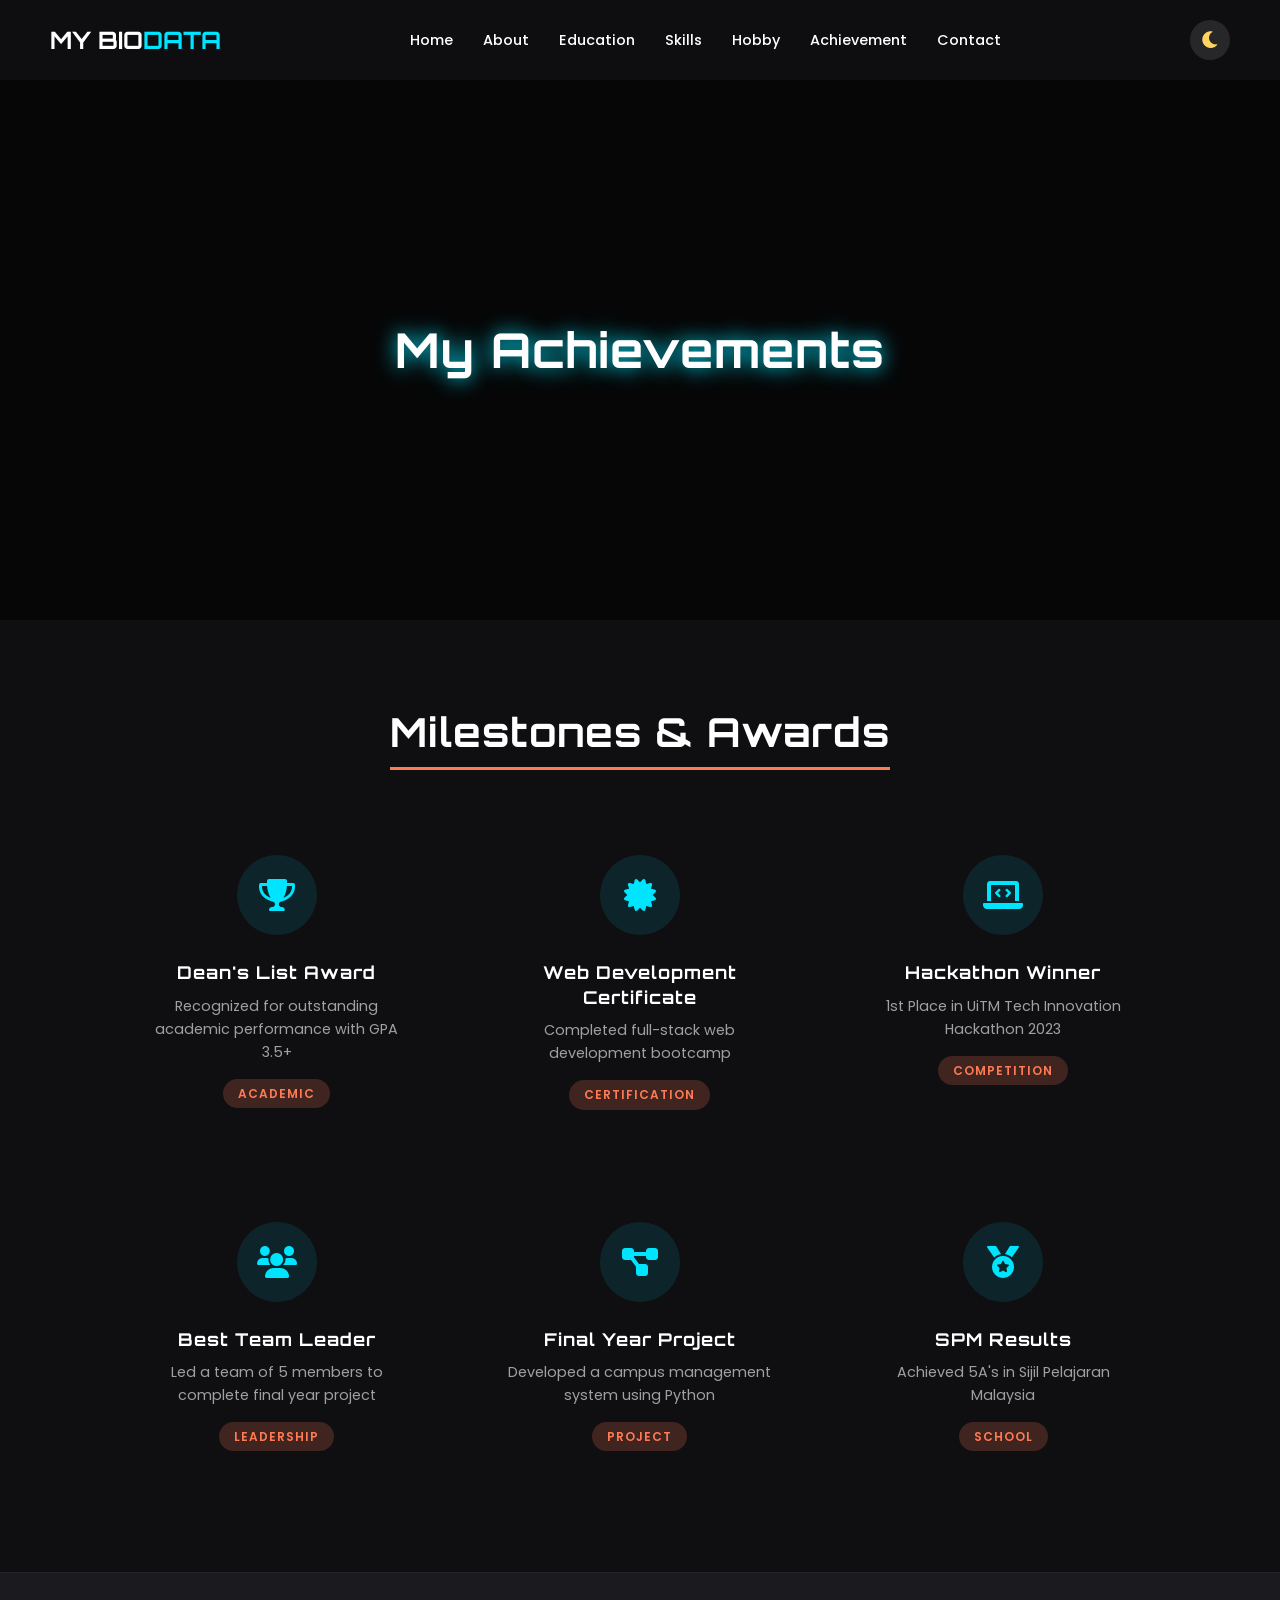
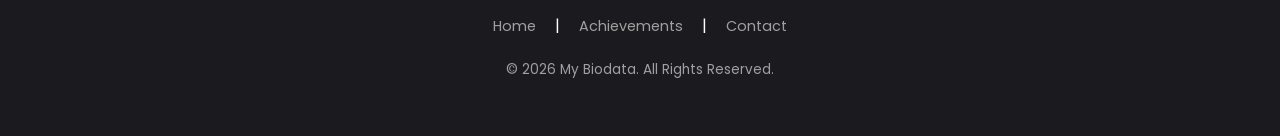
<file: achievement.html>
<!DOCTYPE html>
<html lang="en">
<head>
    <meta charset="UTF-8">
    <meta name="viewport" content="width=device-width, initial-scale=1.0">
    <title>Achievements | My Biodata</title>
    <link href="https://fonts.googleapis.com/css2?family=Orbitron&family=Poppins&display=swap" rel="stylesheet">
    <link rel="stylesheet" href="style.css">
    <link rel="stylesheet" href="https://cdnjs.cloudflare.com/ajax/libs/font-awesome/6.0.0/css/all.min.css">
</head>
<body>

    <!-- Navigation -->
    <nav class="navbar">
        <div class="logo">MY BIO<span>DATA</span></div>
        <ul class="nav-links">
            <li><a href="index.html">Home</a></li>
            <li><a href="about.html">About</a></li>
            <li><a href="education.html">Education</a></li>
            <li><a href="skills.html">Skills</a></li>
            <li><a href="hobby.html">Hobby</a></li>
            <li><a href="achievement.html">Achievement</a></li>
            <li><a href="contact.html">Contact</a></li>
        </ul>
        <div class="theme-toggle"><i class="fas fa-moon"></i></div>
    </nav>

    <!-- Page Header -->
    <header class="page-header">
        <h1>My Achievements</h1>
    </header>

    <!-- Main Content -->
    <main class="container">
        
        <!-- Section Title -->
        <h2 class="section-title">
            <span>Milestones & Awards</span>
        </h2>

        <!-- Achievement Grid -->
        <div class="achievement-grid">
            
            <!-- Card 1 -->
            <div class="achievement-card">
                <div class="achievement-icon">
                    <i class="fas fa-trophy"></i>
                </div>
                <h3>Dean's List Award</h3>
                <p>Recognized for outstanding academic performance with GPA 3.5+</p>
                <span class="cert-badge">Academic</span>
            </div>

            <!-- Card 2 -->
            <div class="achievement-card">
                <div class="achievement-icon">
                    <i class="fas fa-certificate"></i>
                </div>
                <h3>Web Development Certificate</h3>
                <p>Completed full-stack web development bootcamp</p>
                <span class="cert-badge">Certification</span>
            </div>

            <!-- Card 3 -->
            <div class="achievement-card">
                <div class="achievement-icon">
                    <i class="fas fa-laptop-code"></i>
                </div>
                <h3>Hackathon Winner</h3>
                <p>1st Place in UiTM Tech Innovation Hackathon 2023</p>
                <span class="cert-badge">Competition</span>
            </div>

            <!-- Card 4 -->
            <div class="achievement-card">
                <div class="achievement-icon">
                    <i class="fas fa-users"></i>
                </div>
                <h3>Best Team Leader</h3>
                <p>Led a team of 5 members to complete final year project</p>
                <span class="cert-badge">Leadership</span>
            </div>



            <!-- Card 5 -->
            <div class="achievement-card">
                <div class="achievement-icon">
                    <i class="fas fa-project-diagram"></i>
                </div>
                <h3>Final Year Project</h3>
                <p>Developed a campus management system using Python</p>
                <span class="cert-badge">Project</span>
            </div>

            <!-- Card 6 -->
            <div class="achievement-card">
                <div class="achievement-icon">
                    <i class="fas fa-medal"></i>
                </div>
                <h3>SPM Results</h3>
                <p>Achieved 5A's in Sijil Pelajaran Malaysia</p>
                <span class="cert-badge">School</span>
            </div>

        </div>

    </main>

    <!-- Footer -->
    <footer>
        <div class="footer-links">
            <a href="index.html">Home</a> | 
            <a href="achievement.html">Achievements</a> | 
            <a href="contact.html">Contact</a>
        </div>
        <p>&copy; 2026 My Biodata. All Rights Reserved.</p>
    </footer>

    <script src="script.js"></script>
</body>
</html>
</file>
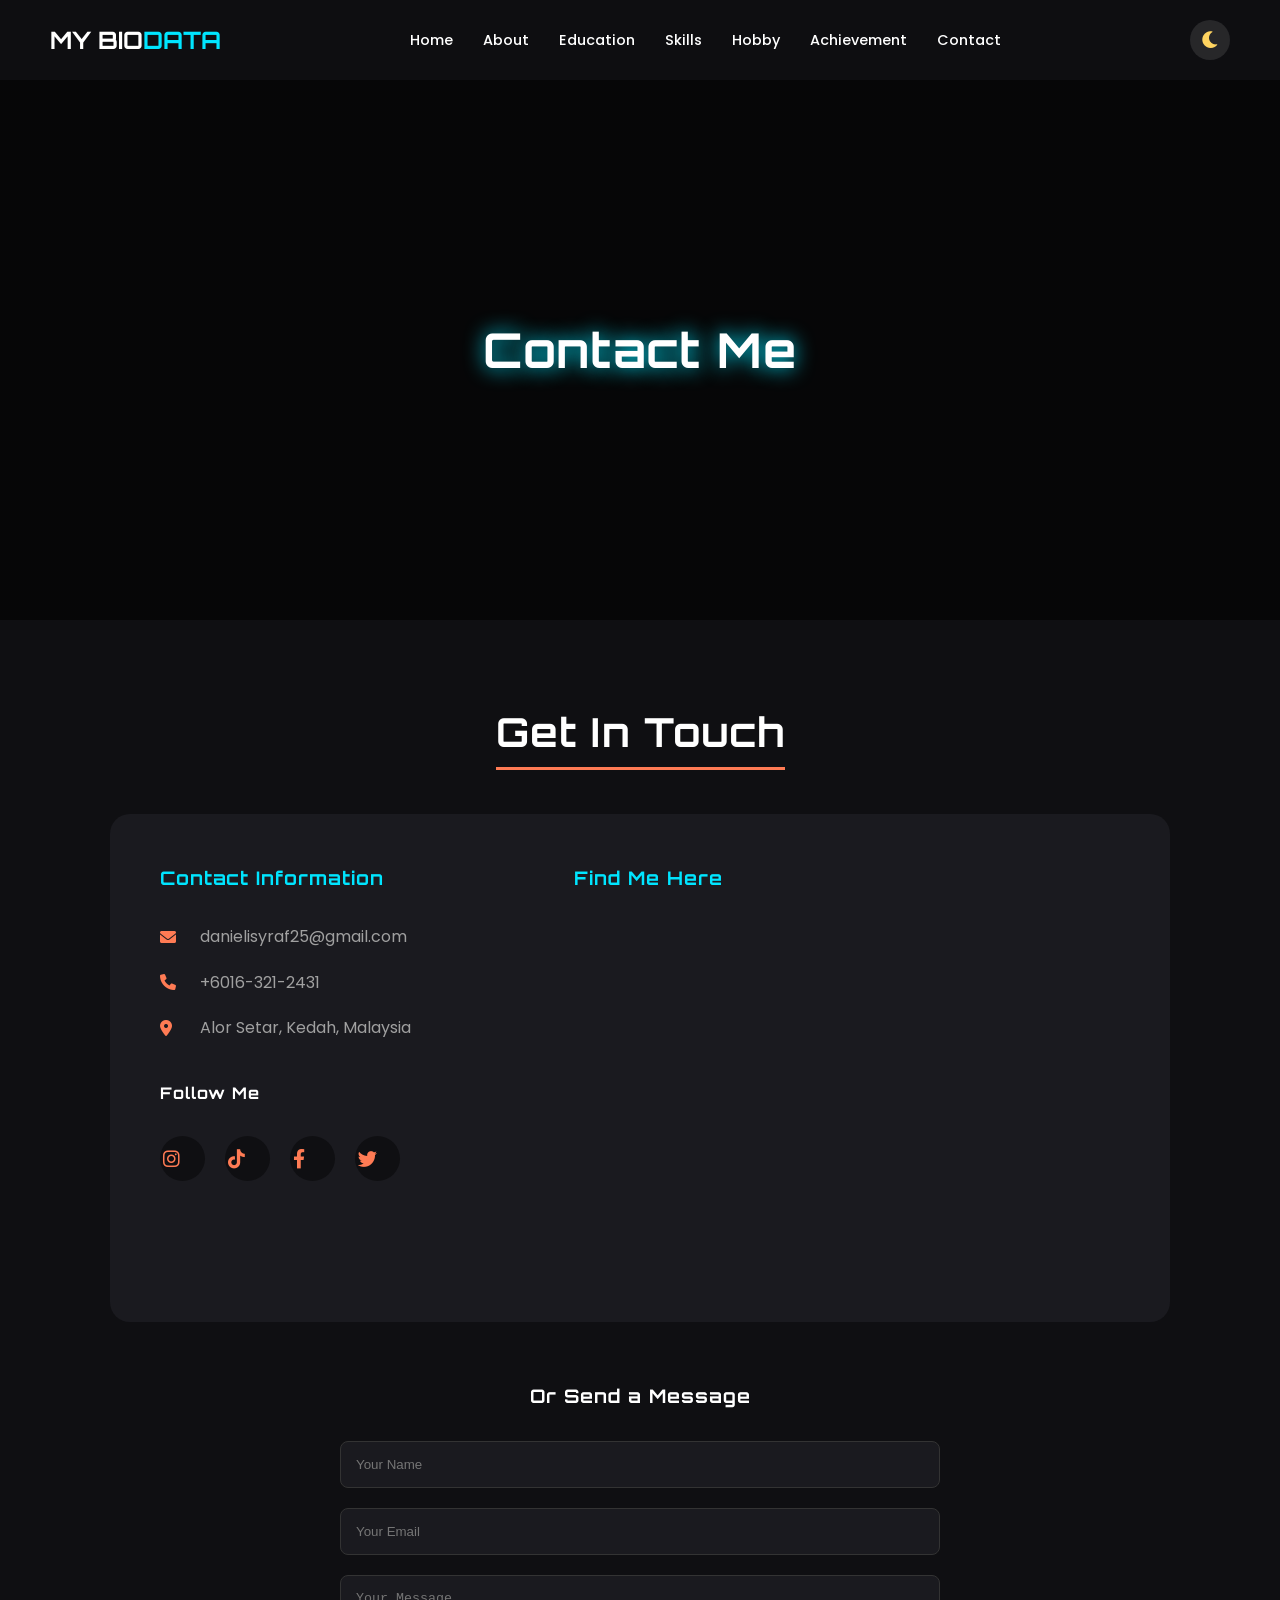
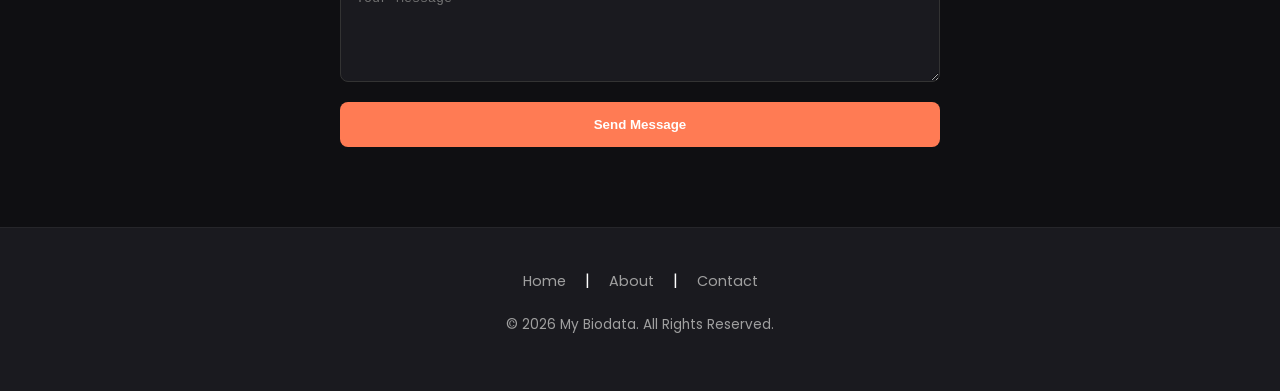
<file: contact.html>
<!DOCTYPE html>
<html lang="en">
<head>
    <meta charset="UTF-8">
    <meta name="viewport" content="width=device-width, initial-scale=1.0">
    <title>Contact Me | My Biodata</title>
    <!-- Google Fonts -->
    <link href="https://fonts.googleapis.com/css2?family=Orbitron&family=Poppins&display=swap" rel="stylesheet">
    <!-- Main CSS -->
    <link rel="stylesheet" href="style.css">
    <!-- Font Awesome Icons -->
    <link rel="stylesheet" href="https://cdnjs.cloudflare.com/ajax/libs/font-awesome/6.0.0/css/all.min.css">
</head>
<body>

    <!-- Navigation Bar -->
    <nav class="navbar">
        <div class="logo">MY BIO<span>DATA</span></div>
        <ul class="nav-links">
            <li><a href="index.html">Home</a></li>
            <li><a href="about.html">About</a></li>
            <li><a href="education.html">Education</a></li>
            <li><a href="skills.html">Skills</a></li>
            <li><a href="hobby.html">Hobby</a></li>
            <li><a href="achievement.html">Achievement</a></li>
            <li><a href="contact.html">Contact</a></li>
        </ul>
        <div class="theme-toggle"><i class="fas fa-moon"></i></div>
    </nav>

    <!-- Page Header -->
    <header class="page-header">
        <h1>Contact Me</h1>
    </header>

    <!-- Main Content -->
    <main class="container">
        <h2 class="section-title"><span>Get In Touch</span></h2>
        
        <div class="contact-box">
            <!-- Left Side: Contact Info -->
            <div class="contact-info">
                <h3 style="margin-bottom: 30px; color: var(--neon-cyan);">Contact Information</h3>
                
                <p style="margin-bottom: 20px; display: flex; align-items: center;">
                    <i class="fas fa-envelope" style="margin-right: 15px; color: var(--warm-orange);"></i>
                    <a href="danielisyraf25@gmail.com" style="color: var(--text-muted);">danielisyraf25@gmail.com</a>
                </p>
                
                <p style="margin-bottom: 20px; display: flex; align-items: center;">
                    <i class="fas fa-phone" style="margin-right: 15px; color: var(--warm-orange);"></i>
                    <span style="color: var(--text-muted);">+6016-321-2431</span>
                </p>
                
                <p style="margin-bottom: 20px; display: flex; align-items: center;">
                    <i class="fas fa-map-marker-alt" style="margin-right: 15px; color: var(--warm-orange);"></i>
                    <span style="color: var(--text-muted);">Alor Setar, Kedah, Malaysia</span>
                </p>

                <!-- Social Media Buttons -->
                <div style="margin-top: 40px;">
                    <h4 style="margin-bottom: 15px;">Follow Me</h4>
                    <div class="social-links">
                        <a href="https://www.instagram.com/danielisyrff?utm_source=qr">
                            <i class="fab fa-instagram"></i>
                        </a>
                        <a href="http://www.tiktok.com/@dddfffd8">
                            <i class="fab fa-tiktok"></i>
                        </a>
                        <a href="https://www.facebook.com/share/14f4UevNd9T/?mibextid=wwXIfr">
                            <i class="fab fa-facebook-f"></i>
                        </a>
                        <a href="https://x.com/daniel293472281?s=11">
                            <i class="fab fa-twitter"></i>
                        </a>
                    </div>
                </div>
            </div>



            <!-- Right Side: Google Map -->
            <div class="map-wrapper">
                <h3 style="margin-bottom: 20px; color: var(--neon-cyan);">Find Me Here</h3>
                <div class="map-container">
                    <!-- Google Map Embed (UiTM Shah Alam) -->
                    <iframe 
                        src="https://www.google.com/maps/embed?pb=!1m18!1m12!1m3!1d3984.331974925233!2d101.50003551475838!3d3.068530300000002!2m3!1f0!2f0!3f0!3m2!1i1024!2i768!4f13.1!3m3!1m2!1s0x31cc4abc6752d49b%3A0x72e3d266b544b561!2sUiTM%20Shah%20Alam!5e0!3m2!1sen!2smy!4v1645678901234!5m2!1sen!2smy" 
                        width="100%" 
                        height="350" 
                        style="border:0;" 
                        allowfullscreen="" 
                        loading="lazy">
                    </iframe>
                </div>
            </div>
        </div>

        <!-- Quick Message Form (Optional) -->
        <div style="margin-top: 60px; max-width: 600px; margin-left: auto; margin-right: auto;">
            <h3 style="text-align: center; margin-bottom: 30px;">Or Send a Message</h3>
            <form style="display: flex; flex-direction: column; gap: 20px;">
                <input type="text" placeholder="Your Name" style="padding: 15px; border-radius: 8px; border: 1px solid #333; background: var(--bg-card); color: var(--text-main);">
                <input type="email" placeholder="Your Email" style="padding: 15px; border-radius: 8px; border: 1px solid #333; background: var(--bg-card); color: var(--text-main);">
                <textarea rows="5" placeholder="Your Message" style="padding: 15px; border-radius: 8px; border: 1px solid #333; background: var(--bg-card); color: var(--text-main);"></textarea>
                <button type="button" style="padding: 15px; background: var(--warm-orange); color: white; border: none; border-radius: 8px; font-weight: bold; cursor: pointer; transition: 0.3s;">
                    Send Message
                </button>
            </form>
        </div>
    </main>

    <!-- Footer -->
    <footer>
        <div class="footer-links">
            <a href="index.html">Home</a> | 
            <a href="about.html">About</a> | 
            <a href="contact.html">Contact</a>
        </div>
        <p>&copy; 2026 My Biodata. All Rights Reserved.</p>
    </footer>

    <!-- Main JavaScript -->
    <script src="script.js"></script>
</body>
</html>
</file>
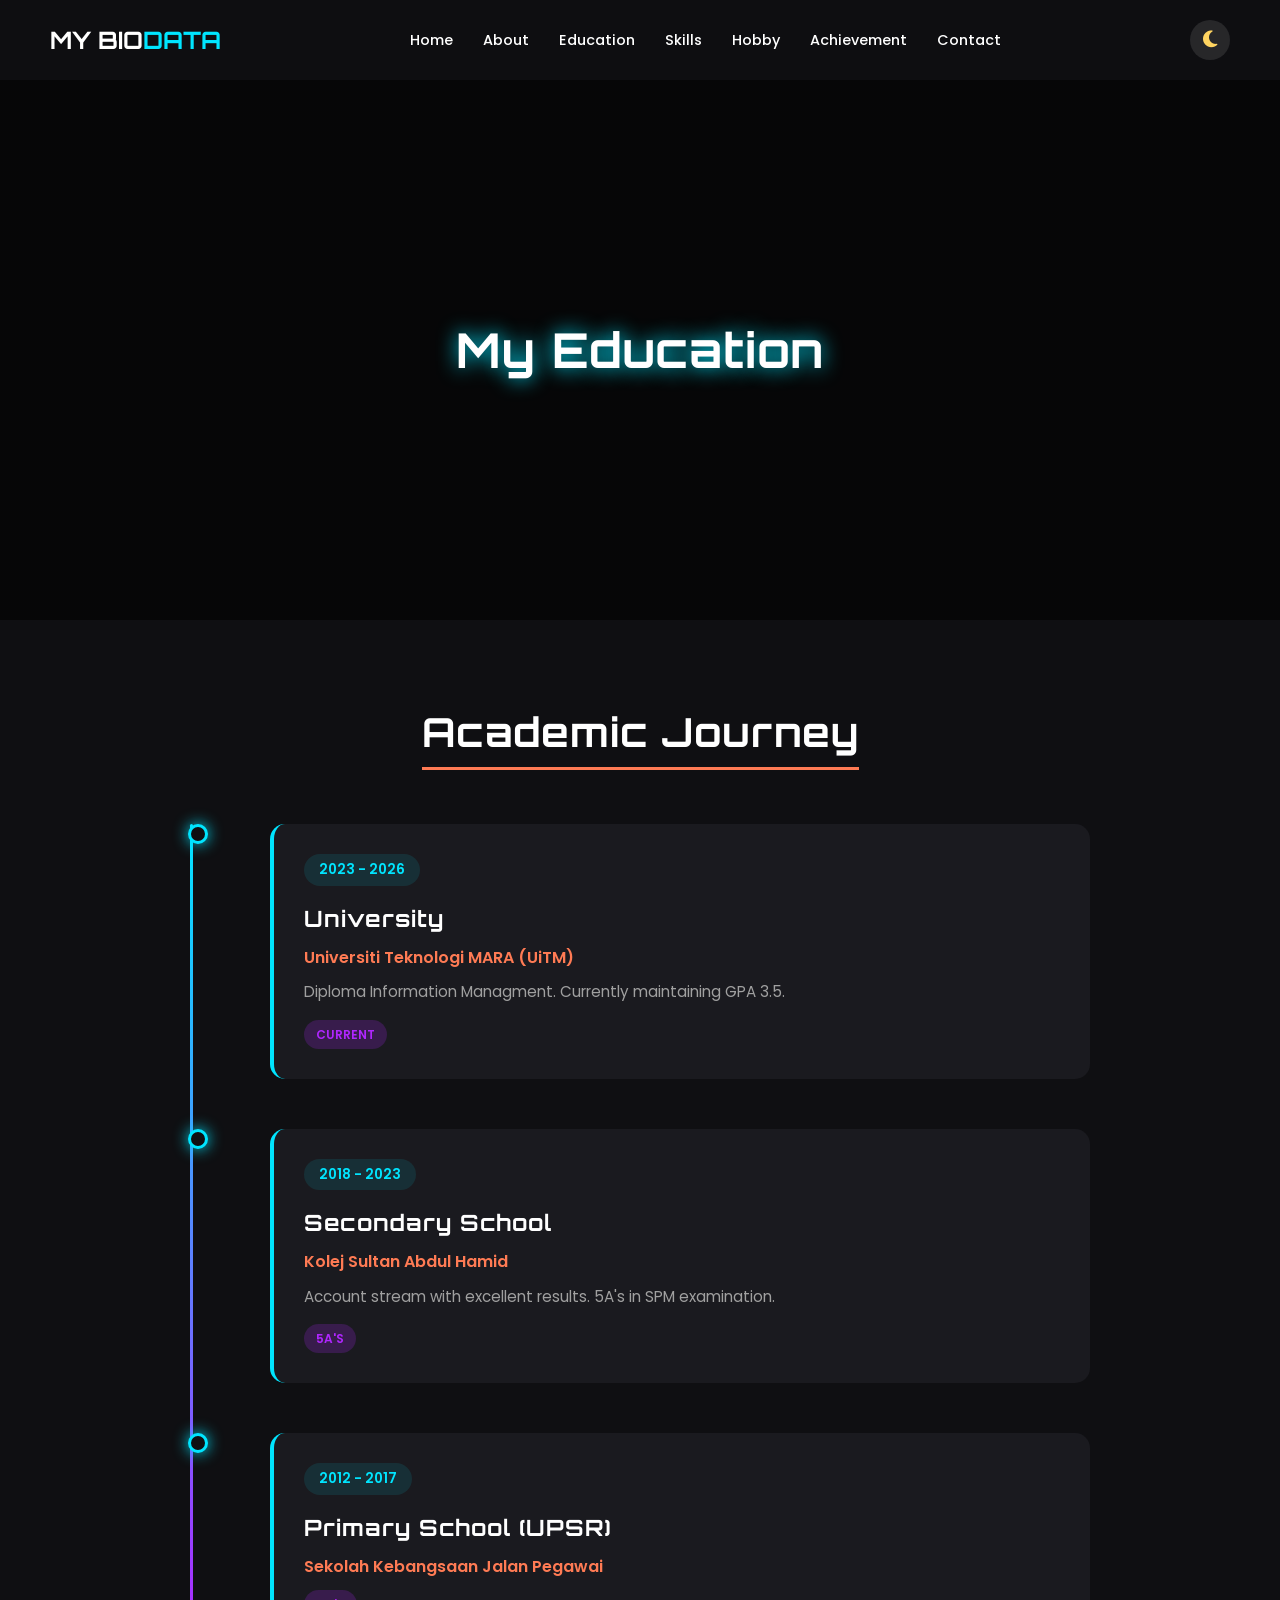
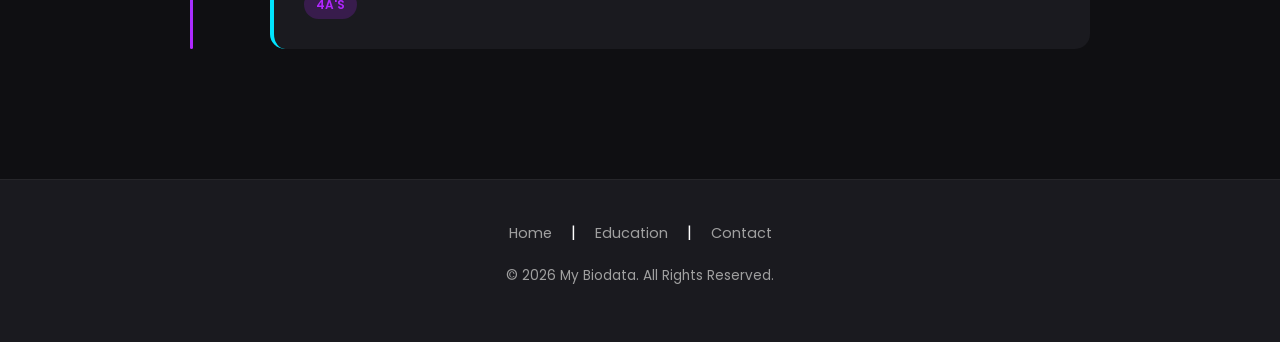
<file: education.html>
<!DOCTYPE html>
<html lang="en">
<head>
    <meta charset="UTF-8">
    <meta name="viewport" content="width=device-width, initial-scale=1.0">
    <title>Education | My Biodata</title>
    
    <!-- Google Fonts -->
    <link href="https://fonts.googleapis.com/css2?family=Orbitron:wght@400;700&family=Poppins:wght@300;400;600&display=swap" rel="stylesheet">
    
    <!-- Font Awesome -->
    <link rel="stylesheet" href="https://cdnjs.cloudflare.com/ajax/libs/font-awesome/6.4.0/css/all.min.css">
    
    <!-- Main CSS -->
    <link rel="stylesheet" href="style.css">
</head>
<body>

    <!-- Navigation -->
    <nav class="navbar">
        <div class="logo">MY BIO<span>DATA</span></div>
        <ul class="nav-links">
            <li><a href="index.html">Home</a></li>
            <li><a href="about.html">About</a></li>
            <li><a href="education.html">Education</a></li>
            <li><a href="skills.html">Skills</a></li>
            <li><a href="hobby.html">Hobby</a></li>
            <li><a href="achievement.html">Achievement</a></li>
            <li><a href="contact.html">Contact</a></li>
        </ul>
        <div class="theme-toggle"><i class="fas fa-moon"></i></div>
    </nav>

    <!-- Page Header -->
    <header class="page-header">
        <h1>My Education</h1>
    </header>

    <!-- Main Content -->
    <main class="container">
        
        <!-- Section Title -->
        <h2 class="section-title">
            <span>Academic Journey</span>
        </h2>

        <!-- Timeline -->
        <div class="timeline">
            
            <!-- Education Item 1 (University) -->
            <div class="timeline-item">
                <div class="timeline-dot"></div>
                <div class="timeline-content">
                    <span class="year">2023 - 2026</span>
                    <h3>University</h3>
                    <p class="school">Universiti Teknologi MARA (UiTM)</p>
                    <p class="description">Diploma Information Managment. Currently maintaining GPA 3.5.</p>
                    <div class="tags">
                        <span class="tag">Current</span>
                    </div>
                </div>
            </div>

            <!-- Education Item 2 (High School) -->
            <div class="timeline-item">
                <div class="timeline-dot"></div>
                <div class="timeline-content">
                    <span class="year">2018 - 2023</span>
                    <h3>Secondary School</h3>
                    <p class="school">Kolej Sultan Abdul Hamid</p>
                     <p class="description">Account stream with excellent results. 5A's in SPM examination.</p>
                    <div class="tags">
                         <span class="tag">5A's</span>                    </div>
                </div>
            </div>

            <!-- Education Item 3 (Primary School) -->
            <div class="timeline-item">
                <div class="timeline-dot"></div>
                <div class="timeline-content">
                    <span class="year">2012 - 2017</span>
                    <h3>Primary School (UPSR)</h3>
                    <p class="school">Sekolah Kebangsaan Jalan Pegawai</p>
                                       <div class="tags">
                        <span class="tag">4A's</span>
                    </div>
                </div>
            </div>

        </div>

    </main>

    <!-- Footer -->
    <footer>
        <div class="footer-links">
            <a href="index.html">Home</a> | 
            <a href="education.html">Education</a> | 
            <a href="contact.html">Contact</a>
        </div>
        <p>&copy; 2026 My Biodata. All Rights Reserved.</p>
    </footer>

    <!-- Lightbox -->
    <div class="lightbox-modal" id="textLightbox">
        <div class="lightbox-content">
            <span class="close-lightbox">&times;</span>
            <p id="lightboxText"></p>
        </div>
    </div>



    <script src="script.js"></script>
</body>
</html>
</file>
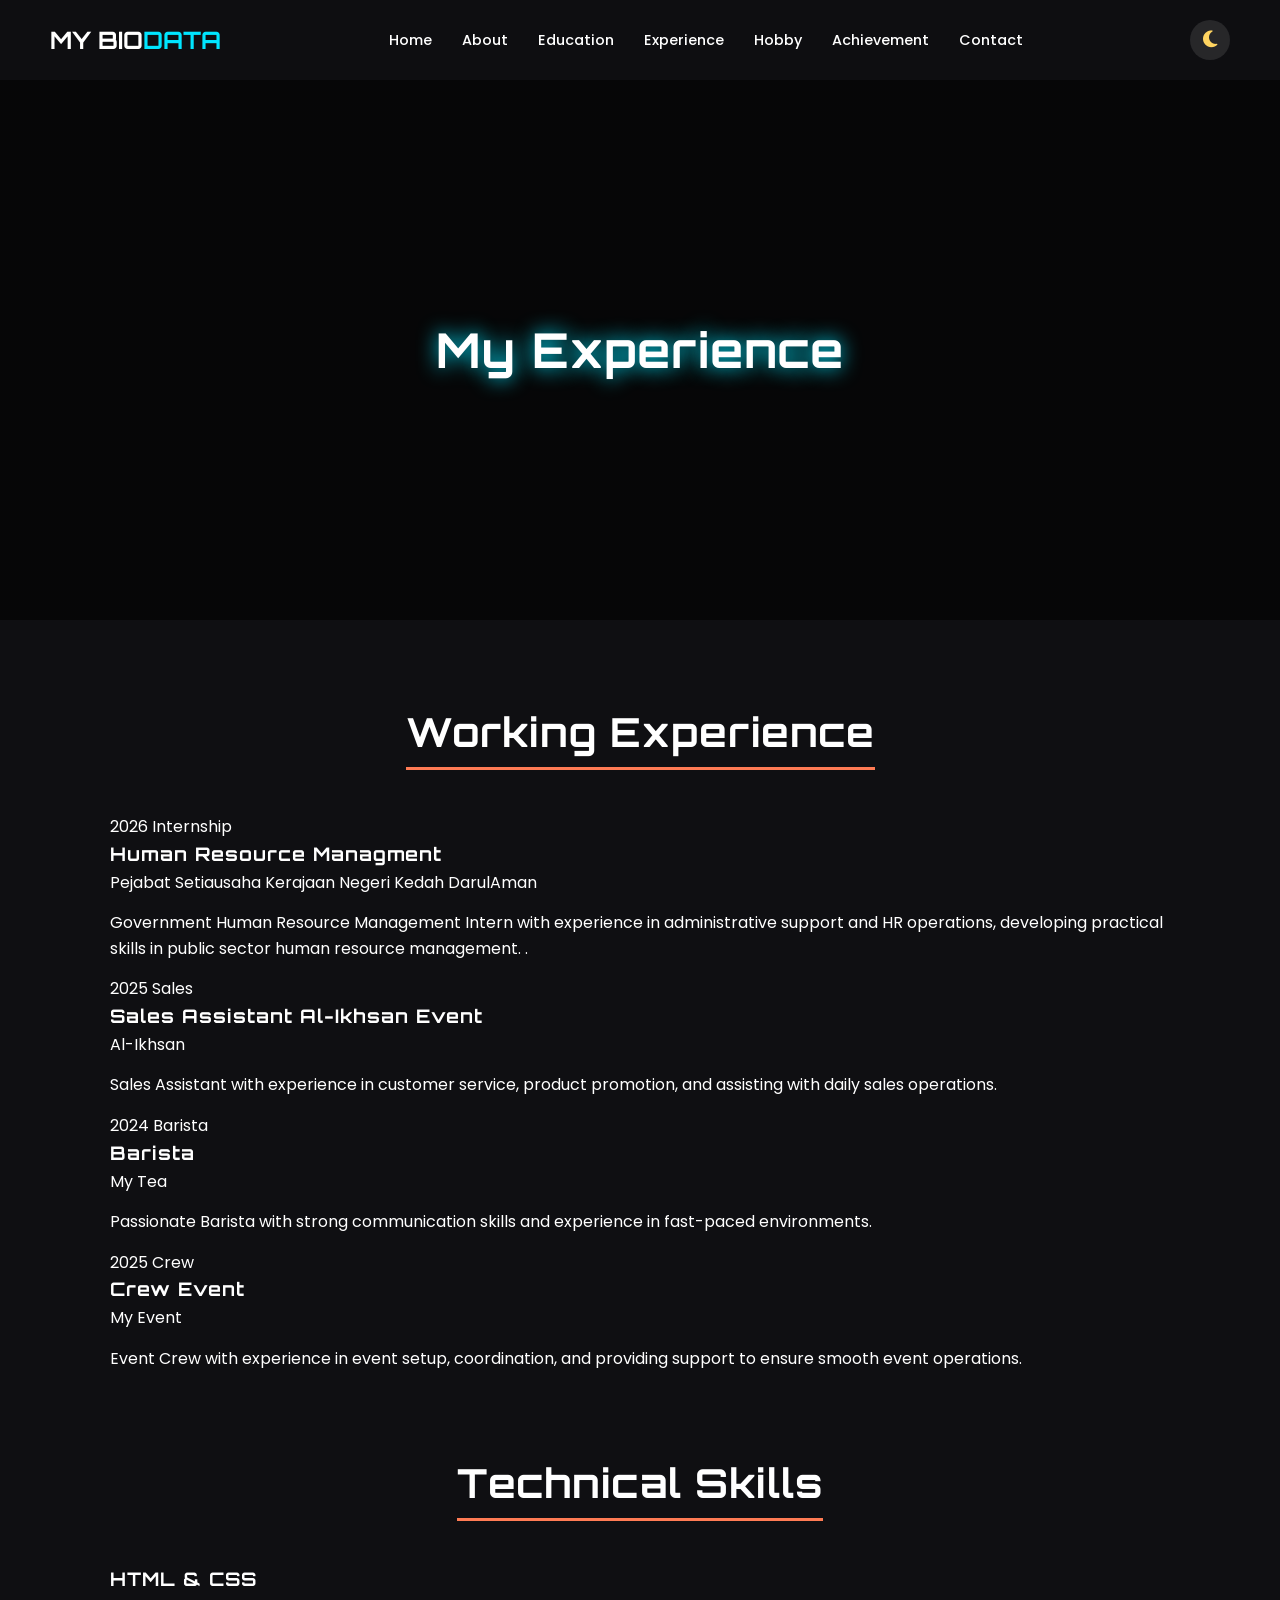
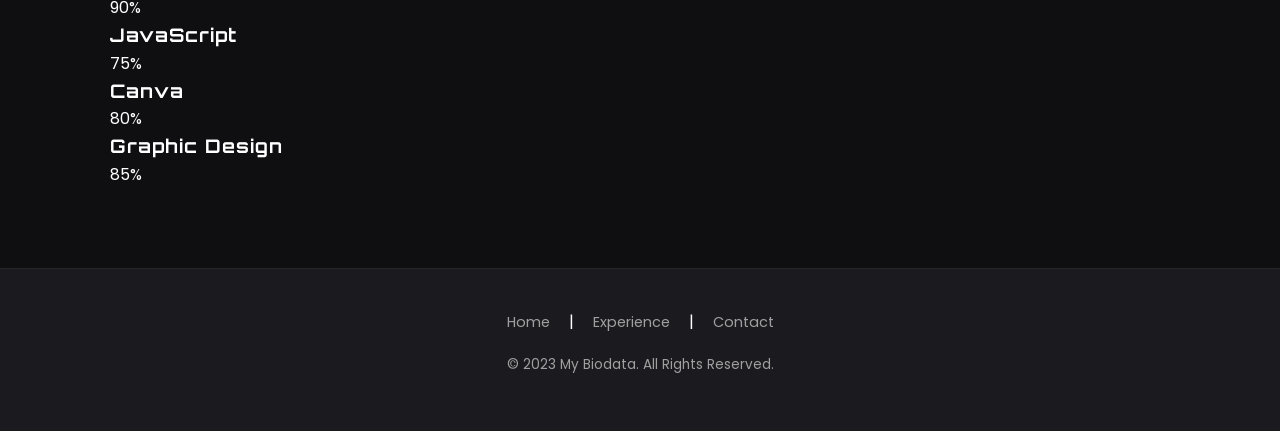
<file: experience.html>
<!DOCTYPE html>
<html lang="en">
<head>
    <meta charset="UTF-8">
    <meta name="viewport" content="width=device-width, initial-scale=1.0">
    <title>Experience | My Biodata</title>
    
    <!-- Google Fonts -->
    <link href="https://fonts.googleapis.com/css2?family=Orbitron:wght@400;700&family=Poppins:wght@300;400;600&display=swap" rel="stylesheet">
    
    <!-- Font Awesome -->
    <link rel="stylesheet" href="https://cdnjs.cloudflare.com/ajax/libs/font-awesome/6.4.0/css/all.min.css">
    
    <!-- Main CSS -->
    <link rel="stylesheet" href="style.css">
</head>
<body>

    <!-- Navigation -->
    <nav class="navbar">
        <div class="logo">MY BIO<span>DATA</span></div>
        <ul class="nav-links">
            <li><a href="index.html">Home</a></li>
            <li><a href="about.html">About</a></li>
            <li><a href="education.html">Education</a></li>
            <li><a href="experience.html">Experience</a></li>
            <li><a href="hobby.html">Hobby</a></li>
            <li><a href="achievement.html">Achievement</a></li>
            <li><a href="contact.html">Contact</a></li>
        </ul>
        <div class="theme-toggle"><i class="fas fa-moon"></i></div>
    </nav>

    <!-- Page Header -->
    <header class="page-header">
        <h1>My Experience</h1>
    </header>

    <!-- Main Content -->
    <main class="container">
        
        <!-- Section Title -->
        <h2 class="section-title">
            <span>Working Experience</span>
        </h2>

        <!-- Experience Timeline -->
        <div class="experience-timeline">
            
            <!-- Experience 1: Internship -->
            <div class="experience-item">
                <div class="exp-dot"></div>
                <div class="exp-card">
                    <div class="exp-header">
                        <span class="exp-year">2026</span>
                        <span class="exp-type">Internship</span>
                    </div>
                    <h3>Human Resource Managment</h3>
                    <p class="exp-government">Pejabat Setiausaha Kerajaan Negeri Kedah DarulAman</p>
                    <p class="exp-desc">Government Human Resource Management Intern with experience in administrative support and HR operations, developing practical skills in public sector human resource management.
.</p>
                    <div class="exp-skills">
                    </div>
                </div>
            </div>

            <!-- Experience 2: Sales Assistant -->
            <div class="experience-item">
                <div class="exp-dot"></div>
                <div class="exp-card">
                    <div class="exp-header">
                        <span class="exp-year">2025</span>
                        <span class="exp-type">Sales</span>
                    </div>
                    <h3>Sales Assistant Al-Ikhsan Event</h3>
                    <p class="exp-company">Al-Ikhsan</p>
                    <p class="exp-desc">Sales Assistant with experience in customer service, product promotion, and assisting with daily sales operations.</p>
                    <div class="exp-skills">
                    </div>
                </div>
            </div>

            <!-- Experience 3: Barista -->
            <div class="experience-item">
                <div class="exp-dot"></div>
                <div class="exp-card">
                    <div class="exp-header">
                        <span class="exp-year">2024</span>
                        <span class="exp-type">Barista</span>
                    </div>
                    <h3>Barista</h3>
                    <p class="exp-company">My Tea</p>
                    <p class="exp-desc">Passionate Barista with strong communication skills and experience in fast-paced environments.</p>
                    <div class="exp-skills">
                    </div>
                </div>
            </div>

            <!-- Experience 4: Crew -->
            <div class="experience-item">
                <div class="exp-dot"></div>
                <div class="exp-card">
                    <div class="exp-header">
                        <span class="exp-year">2025</span>
                        <span class="exp-type">Crew</span>
                    </div>
                    <h3>Crew Event</h3>
                    <p class="exp-company">My Event</p>
                    <p class="exp-desc">Event Crew with experience in event setup, coordination, and providing support to ensure smooth event operations.</p>
                    <div class="exp-skills">
                                           </div>
                </div>
            </div>

        </div>

        <!-- Technical Skills Below -->
        <h2 class="section-title" style="margin-top: 80px;">
            <span>Technical Skills</span>
        </h2>

        <div class="skills-grid">
            
            <div class="skill-box">
                <div class="skill-info">
                    <h3>HTML & CSS</h3>
                    <span>90%</span>
                </div>
                <div class="skill-bar">
                    <div class="skill-progress" style="width: 90%;"></div>
                </div>
            </div>

            <div class="skill-box">
                <div class="skill-info">
                    <h3>JavaScript</h3>
                    <span>75%</span>
                </div>
                <div class="skill-bar">
                    <div class="skill-progress" style="width: 75%;"></div>
                </div>
            </div>

            <div class="skill-box">
                <div class="skill-info">
                    <h3>Canva</h3>
                    <span>80%</span>
                </div>
                <div class="skill-bar">
                    <div class="skill-progress" style="width: 80%;"></div>
                </div>
            </div>

            <div class="skill-box">
                <div class="skill-info">
                    <h3>Graphic Design</h3>
                    <span>85%</span>
                </div>
                <div class="skill-bar">
                    <div class="skill-progress" style="width: 85%;"></div>
                </div>
            </div>

        </div>

    </main>

    <!-- Footer -->
    <footer>
        <div class="footer-links">
            <a href="index.html">Home</a> | 
            <a href="experience.html">Experience</a> | 
            <a href="contact.html">Contact</a>
        </div>
        <p>&copy; 2023 My Biodata. All Rights Reserved.</p>
    </footer>

    <script src="script.js"></script>
</body>
</html>
</file>
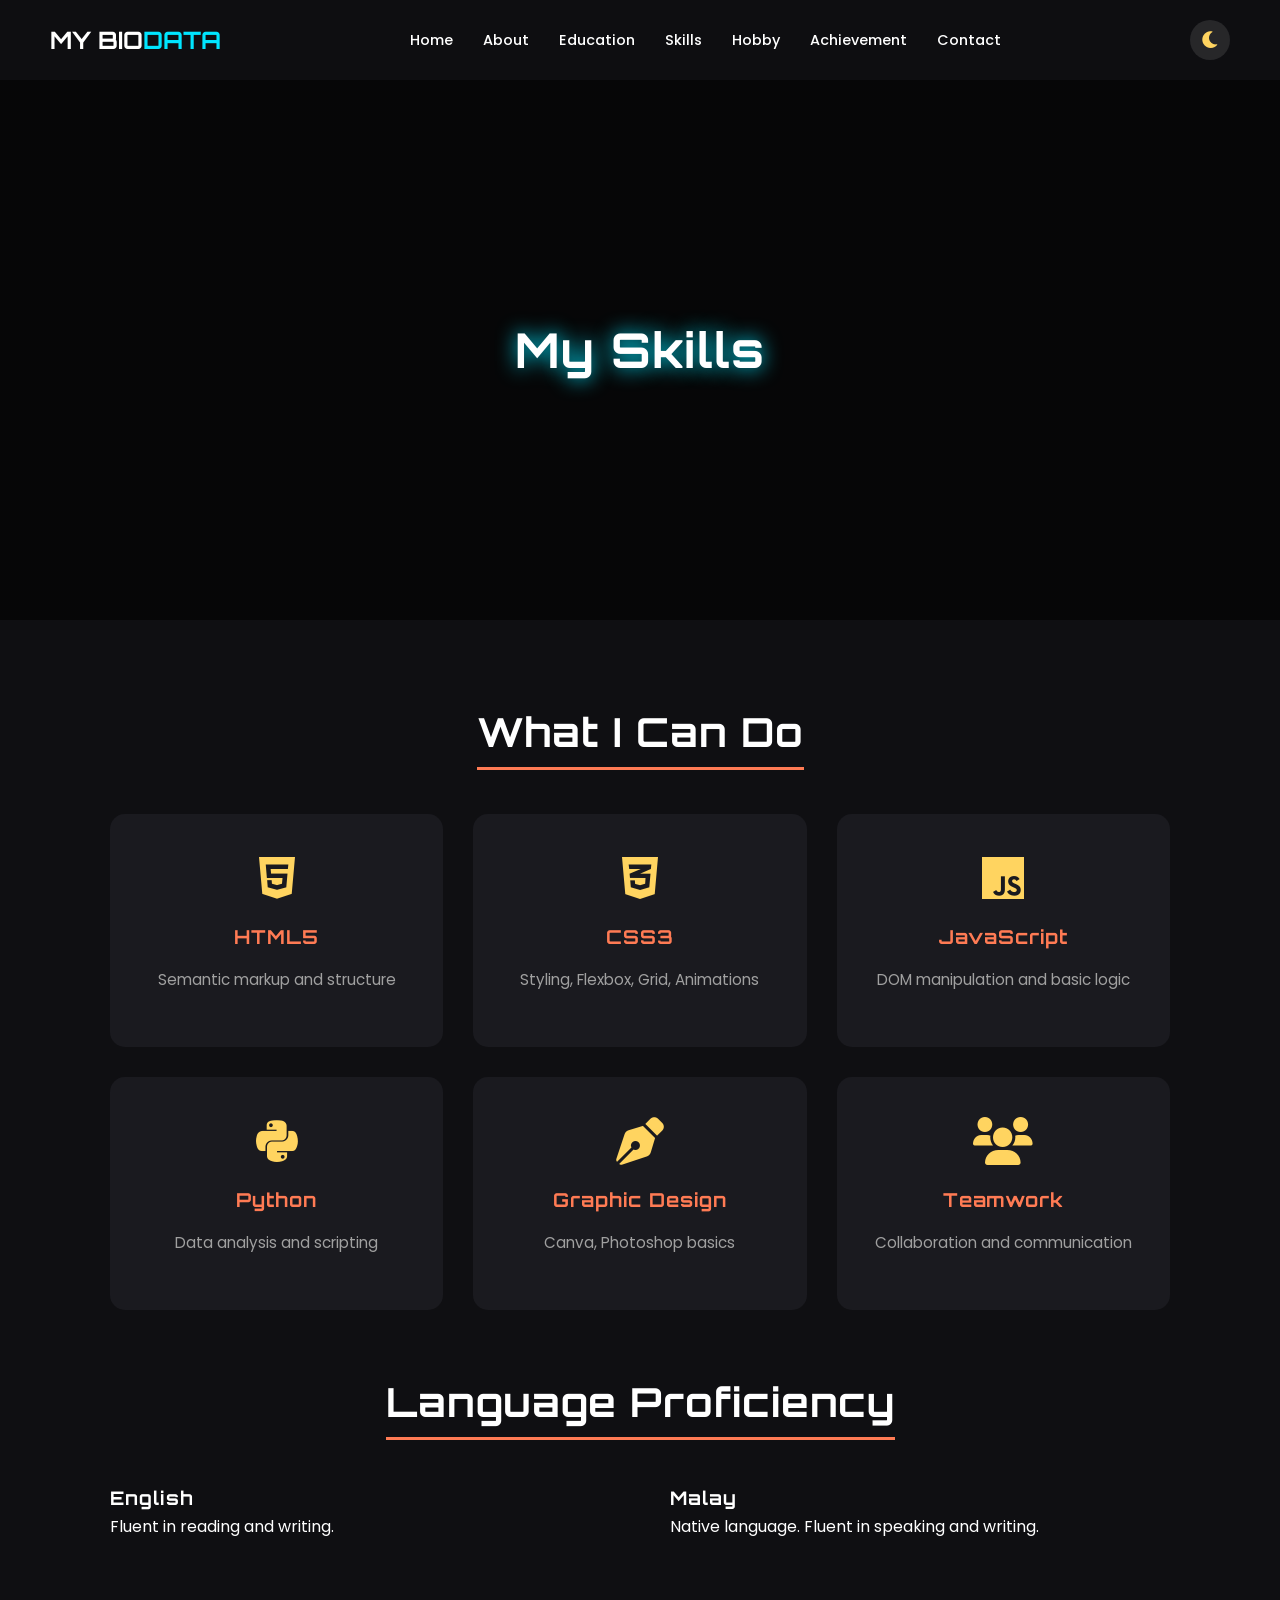
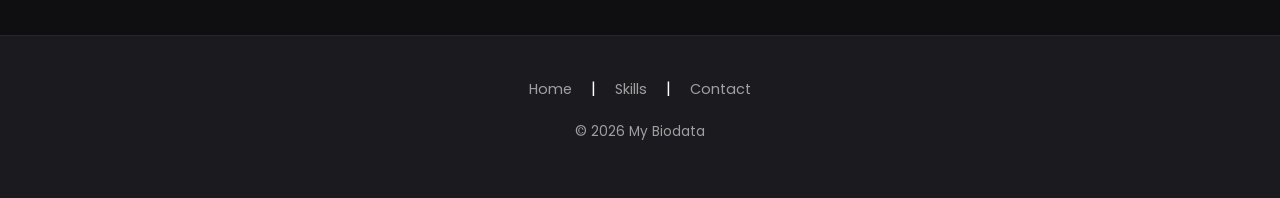
<file: skills.html>
<!DOCTYPE html>
<html lang="en">
<head>
    <meta charset="UTF-8">
    <meta name="viewport" content="width=device-width, initial-scale=1.0">
    <title>Skills | My Biodata</title>
    <link href="https://fonts.googleapis.com/css2?family=Orbitron&family=Poppins&display=swap" rel="stylesheet">
    <link rel="stylesheet" href="style.css">
    <link rel="stylesheet" href="https://cdnjs.cloudflare.com/ajax/libs/font-awesome/6.0.0/css/all.min.css">
</head>
<body>

    <nav class="navbar">
        <div class="logo">MY BIO<span>DATA</span></div>
        <ul class="nav-links">
            <li><a href="index.html">Home</a></li>
            <li><a href="about.html">About</a></li>
            <li><a href="education.html">Education</a></li>
            <li><a href="skills.html">Skills</a></li>
            <li><a href="hobby.html">Hobby</a></li>
            <li><a href="achievement.html">Achievement</a></li>
            <li><a href="contact.html">Contact</a></li>
        </ul>
        <div class="theme-toggle"><i class="fas fa-moon"></i></div>
    </nav>

    <header class="page-header">
        <h1>My Skills</h1>
    </header>

    <main class="container">
        <h2 class="section-title"><span>What I Can Do</span></h2>
        
        <div class="grid-3">
            <!-- Skill 1 -->
            <div class="card">
                <i class="fab fa-html5"></i>
                <h3>HTML5</h3>
                <p>Semantic markup and structure</p>
            </div>
            <!-- Skill 2 -->
            <div class="card">
                <i class="fab fa-css3-alt"></i>
                <h3>CSS3</h3>
                <p>Styling, Flexbox, Grid, Animations</p>
            </div>
            <!-- Skill 3 -->
            <div class="card">
                <i class="fab fa-js"></i>
                <h3>JavaScript</h3>
                <p>DOM manipulation and basic logic</p>
            </div>
            <!-- Skill 4 -->
            <div class="card">
                <i class="fab fa-python"></i>
                <h3>Python</h3>
                <p>Data analysis and scripting</p>
            </div>
            <!-- Skill 5 -->
            <div class="card">
                <i class="fas fa-pen-nib"></i>
                <h3>Graphic Design</h3>
                <p>Canva, Photoshop basics</p>
            </div>
            <!-- Skill 6 -->
            <div class="card">
                <i class="fas fa-users"></i>
                <h3>Teamwork</h3>
                <p>Collaboration and communication</p>
            </div>
        </div>



        <div style="margin-top: 60px;">
            <h2 class="section-title"><span>Language Proficiency</span></h2>
            <div class="grid-2">
                <div>
                    <h3>English</h3>
                    <p> Fluent in reading and writing.</p>
                </div>
                <div>
                    <h3>Malay</h3>
                    <p>Native language. Fluent in speaking and writing.</p>
                </div>
            </div>
        </div>
    </main>

    <footer>
        <div class="footer-links">
            <a href="index.html">Home</a> | <a href="skills.html">Skills</a> | <a href="contact.html">Contact</a>
        </div>
        <p>&copy; 2026 My Biodata</p>
    </footer>

    <script src="script.js"></script>
</body>
</html>
</file>
<file: style.css>
/* ============================================
   MY BIODATA - FUTURISTIC PORTFOLIO
   ============================================ */

/* --- 1. VARIABLES & RESET --- */
:root {
    /* Colors */
    --bg-body: #0f0f12;
    --bg-card: #1a1a1f;
    --text-main: #ffffff;
    --text-muted: #a0a0a0;
    
    /* 4 Warm & Bright Accent Colors */
    --neon-cyan: #00e5ff;
    --warm-orange: #ff7b54;
    --bright-yellow: #ffd460;
    --accent-purple: #b026ff;
    
    /* Fonts */
    --primary-font: 'Orbitron', sans-serif;
    --body-font: 'Poppins', sans-serif;
    
    /* Layout */
    --nav-height: 80px;
}

/* Light Mode */
body.light-mode {
    --bg-body: #f4f4f9;
    --bg-card: #ffffff;
    --text-main: #2d2d2d;
    --text-muted: #666666;
    --neon-cyan: #0078ff;
    --warm-orange: #ff5722;
}

/* Reset */
* {
    margin: 0;
    padding: 0;
    box-sizing: border-box;
}

html {
    scroll-behavior: smooth;
}

body {
    font-family: var(--body-font);
    background-color: var(--bg-body);
    color: var(--text-main);
    line-height: 1.6;
    transition: background 0.3s, color 0.3s;
}

h1, h2, h3, h4 {
    font-family: var(--primary-font);
    font-weight: 700;
    letter-spacing: 1px;
}

a {
    text-decoration: none;
    color: inherit;
}

ul {
    list-style: none;
}

img {
    max-width: 100%;
    display: block;
}

p {
    margin-bottom: 15px;
}


/* --- 2. NAVIGATION BAR --- */
.navbar {
    position: fixed;
    top: 0;
    left: 0;
    width: 100%;
    height: var(--nav-height);
    display: flex;
    justify-content: space-between;
    align-items: center;
    padding: 0 50px;
    background: rgba(15, 15, 18, 0.95);
    backdrop-filter: blur(10px);
    z-index: 1000;
    transition: background 0.3s ease;
}

body.light-mode .navbar {
    background: rgba(244, 244, 249, 0.95);
    box-shadow: 0 2px 10px rgba(0,0,0,0.05);
}

.logo {
    font-family: var(--primary-font);
    font-size: 1.5rem;
    font-weight: 700;
}

.logo span {
    color: var(--neon-cyan);
}

.nav-links {
    display: flex;
    gap: 30px;
}

.nav-links a {
    font-size: 0.9rem;
    font-weight: 500;
    color: var(--text-main);
    transition: color 0.3s ease;
}

.nav-links a:hover,
.nav-links a.active {
    color: var(--warm-orange);
}

.theme-toggle {
    cursor: pointer;
    font-size: 1.2rem;
    color: var(--bright-yellow);
    transition: transform 0.3s ease;
}

.theme-toggle:hover {
    transform: rotate(20deg);
}


/* --- 3. HERO SECTION (HOME) --- */
.home-hero {
    position: relative;
    height: 100vh;
    overflow: hidden;
    display: flex;
    justify-content: center;
    align-items: center;
    perspective: 1000px;
}

.parallax-bg {
    position: absolute;
    top: 0;
    left: 0;
    width: 100%;
    height: 100%;
    transform-style: preserve-3d;
    z-index: 0;
}

.parallax-img {
    position: absolute;
    top: -10%;
    left: -10%;
    width: 120%;
    height: 120%;
    background-image: url('https://images.unsplash.com/photo-1451187580459-43490279c0fa?auto=format&fit=crop&w=1920&q=80');
    background-size: cover;
    background-position: center;
    transition: transform 0.1s ease-out;
}

.parallax-overlay {
    position: absolute;
    top: 0;
    left: 0;
    width: 100%;
    height: 100%;
    background: linear-gradient(to bottom, rgba(0,0,0,0.4), rgba(0,0,0,0.8));
    transform: translateZ(-10px);
    pointer-events: none;
}

.grid-floor-v2 {
    position: absolute;
    bottom: -10%;
    left: -10%;
    width: 120%;
    height: 40%;
    background: linear-gradient(to top, rgba(0,229,255,0.1), transparent);
    transform: rotateX(60deg);
    transform-origin: bottom;
    pointer-events: none;
}

.home-content {
    position: relative;
    z-index: 10;
    text-align: center;
    padding: 20px;
}

.home-content h1 {
    font-size: 4rem;
    margin-bottom: 15px;
    text-shadow: 0 0 30px var(--neon-cyan);
}

.home-content p {
    font-size: 1.3rem;
    color: var(--text-muted);
    margin-bottom: 30px;
}

.btn-neon {
    display: inline-block;
    padding: 15px 40px;
    background: var(--warm-orange);
    color: white;
    border-radius: 30px;
    font-family: var(--primary-font);
    font-weight: 700;
    transition: all 0.3s ease;
    box-shadow: 0 0 20px rgba(255,123,84,0.5);
}

.btn-neon:hover {
    background: #ff5722;
    transform: translateY(-3px);
    box-shadow: 0 0 30px rgba(255,123,84,0.8);
}


/* --- 4. PAGE HEADER (Other Pages) --- */
.page-header {
    height: 60vh;
    display: flex;
    justify-content: center;
    align-items: center;
    background: linear-gradient(rgba(0,0,0,0.6), rgba(0,0,0,0.6)), 
                url('https://images.unsplash.com/photo-1451187580459-43490279c0fa?auto=format&fit=crop&w=1920&q=80');
    background-size: cover;
    background-position: center;
    background-attachment: fixed;
    margin-top: var(--nav-height);
}

.page-header h1 {
    font-size: 3rem;
    text-shadow: 0 0 20px var(--neon-cyan);
}


/* --- 5. CONTAINER & LAYOUTS --- */
.container {
    max-width: 1100px;
    margin: 0 auto;
    padding: 80px 20px;
}

.section-title {
    font-size: 2.5rem;
    text-align: center;
    margin-bottom: 50px;
}

.section-title span {
    padding-bottom: 10px;
    border-bottom: 3px solid var(--warm-orange);
}

.grid-2 {
    display: grid;
    grid-template-columns: 1fr 1fr;
    gap: 60px;
    align-items: center;
}

.grid-3 {
    display: grid;
    grid-template-columns: repeat(3, 1fr);
    gap: 30px;
}

.grid-auto {
    display: grid;
    grid-template-columns: repeat(auto-fit, minmax(250px, 1fr));
    gap: 30px;
}


/* --- 6. CARDS --- */
.card {
    background: var(--bg-card);
    padding: 40px 30px;
    border-radius: 15px;
    text-align: center;
    transition: all 0.3s ease;
}

.card:hover {
    transform: translateY(-10px);
    box-shadow: 0 15px 40px rgba(0,0,0,0.3);
    border-bottom: 3px solid var(--neon-cyan);
}

.card i {
    font-size: 3rem;
    color: var(--bright-yellow);
    margin-bottom: 20px;
}

.card h3 {
    font-size: 1.2rem;
    color: var(--warm-orange);
    margin-bottom: 15px;
}

.card p {
    color: var(--text-muted);
    font-size: 0.95rem;
}


/* --- 7. ABOUT SECTION --- */
.about-img {
    border-radius: 15px;
    overflow: hidden;
    box-shadow: 0 20px 50px rgba(0,0,0,0.3);
}

.about-img img {
    width: 100%;
    height: auto;
}

.about-text h2 {
    margin-bottom: 20px;
}

.about-text p {
    color: var(--text-muted);
}

.lightbox-trigger {
    cursor: pointer;
    padding: 20px;
    margin-top: 20px;
    background: var(--bg-card);
    border-left: 4px solid var(--accent-purple);
    border-radius: 5px;
    transition: all 0.3s ease;
}

.lightbox-trigger:hover {
    background: #25252d;
}

.click-more {
    font-size: 0.85rem;
    color: var(--neon-cyan);
    font-weight: 600;
}


/* --- TIMELINE EDUCATION SECTION --- */
.timeline {
    position: relative;
    max-width: 900px;
    margin: 60px auto 0;
    padding-left: 40px;
}

/* Vertical Line */
.timeline::before {
    content: '';
    position: absolute;
    top: 0;
    left: 0;
    width: 3px;
    height: 100%;
    background: linear-gradient(to bottom, var(--neon-cyan), var(--accent-purple));
    border-radius: 3px;
}

/* Individual Item */
.timeline-item {
    position: relative;
    margin-bottom: 50px;
    padding-left: 40px;
}

/* The Dot */
.timeline-dot {
    position: absolute;
    left: -42px;
    top: 0;
    width: 20px;
    height: 20px;
    background: var(--bg-body);
    border: 3px solid var(--neon-cyan);
    border-radius: 50%;
    box-shadow: 0 0 15px var(--neon-cyan);
    transition: all 0.3s ease;
}

.timeline-item:hover .timeline-dot {
    background: var(--neon-cyan);
    transform: scale(1.2);
}

/* Content Card */
.timeline-content {
    background: var(--bg-card);
    padding: 30px;
    border-radius: 15px;
    transition: all 0.3s ease;
    border-left: 4px solid var(--neon-cyan);
}

.timeline-item:hover .timeline-content {
    transform: translateX(10px);
    box-shadow: 0 10px 30px rgba(0,0,0,0.2);
}

/* Year Label */
.timeline-content .year {
    display: inline-block;
    padding: 5px 15px;
    background: rgba(0, 229, 255, 0.1);
    color: var(--neon-cyan);
    border-radius: 20px;
    font-size: 0.85rem;
    font-weight: 600;
    margin-bottom: 15px;
}

/* Title */
.timeline-content h3 {
    font-size: 1.4rem;
    color: var(--text-main);
    margin-bottom: 8px;
}

/* School Name */
.timeline-content .school {
    color: var(--warm-orange);
    font-weight: 600;
    font-size: 1rem;
    margin-bottom: 10px;
}

/* Description */
.timeline-content .description {
    color: var(--text-muted);
    font-size: 0.95rem;
    margin-bottom: 15px;
    line-height: 1.6;
}

/* Tags */
.timeline-content .tags {
    display: flex;
    gap: 10px;
    flex-wrap: wrap;
}

.timeline-content .tag {
    padding: 5px 12px;
    background: rgba(176, 38, 255, 0.2);
    color: var(--accent-purple);
    border-radius: 15px;
    font-size: 0.75rem;
    font-weight: 600;
    text-transform: uppercase;
}

/* --- 9. HOBBY SLIDER --- */
.slider {
    position: relative;
    max-width: 800px;
    margin: 0 auto;
    overflow: hidden;
    border-radius: 15px;
}

.slide {
    display: none;
}

.slide.active {
    display: block;
    animation: fadeIn 0.5s ease;
}

.slide img {
    width: 100%;
    height: 500px;
    object-fit: cover;
}

.caption {
    position: absolute;
    bottom: 20px;
    left: 20px;
    background: rgba(0,0,0,0.7);
    padding: 10px 20px;
    border-radius: 5px;
    font-family: var(--primary-font);
}

.slider-btn {
    position: absolute;
    top: 50%;
    transform: translateY(-50%);
    background: rgba(255,255,255,0.2);
    border: none;
    color: white;
    font-size: 1.5rem;
    padding: 15px;
    cursor: pointer;
    border-radius: 50%;
    transition: all 0.3s ease;
    z-index: 10;
}

.slider-btn:hover {
    background: var(--warm-orange);
}

.prev {
    left: 20px;
}

.next {
    right: 20px;
}


/* --- ACHIEVEMENTS SECTION --- */
.achievements-section {
    background: var(--bg-card);
}

.achievement-grid {
    display: grid;
    grid-template-columns: repeat(3, 1fr);
    gap: 30px;
    margin-top: 50px;
}

.achievement-card {
    background: var(--bg-body);
    padding: 40px 30px;
    border-radius: 20px;
    text-align: center;
    position: relative;
    overflow: hidden;
    transition: all 0.3s ease;
    border: 1px solid transparent;
}

.achievement-card::before {
    content: '';
    position: absolute;
    top: 0;
    left: 0;
    width: 100%;
    height: 4px;
    background: linear-gradient(90deg, var(--neon-cyan), var(--accent-purple));
    opacity: 0;
    transition: opacity 0.3s ease;
}

.achievement-card:hover {
    transform: translateY(-10px);
    box-shadow: 0 20px 40px rgba(0,0,0,0.3);
    border-color: rgba(255,255,255,0.1);
}

.achievement-card:hover::before {
    opacity: 1;
}

.achievement-icon {
    width: 80px;
    height: 80px;
    margin: 0 auto 25px;
    display: flex;
    justify-content: center;
    align-items: center;
    background: rgba(0, 229, 255, 0.1);
    border-radius: 50%;
    font-size: 2rem;
    color: var(--neon-cyan);
}

.achievement-card h3 {
    font-size: 1.1rem;
    color: var(--text-main);
    margin-bottom: 10px;
    line-height: 1.4;
}

.achievement-card p {
    font-size: 0.9rem;
    color: var(--text-muted);
    margin: 0;
}

/* Certificate Badge */
.cert-badge {
    display: inline-block;
    padding: 5px 15px;
    background: rgba(255, 123, 84, 0.2);
    color: var(--warm-orange);
    border-radius: 20px;
    font-size: 0.75rem;
    font-weight: 600;
    margin-top: 15px;
    text-transform: uppercase;
    letter-spacing: 1px;
}

//* --- HOBBY GALLERY SECTION --- */
.gallery-grid {
    display: grid;
    grid-template-columns: repeat(3, 1fr);
    gap: 30px;
    margin-top: 50px;
}

.gallery-item {
    position: relative;
    height: 350px;
    border-radius: 20px;
    overflow: hidden;
    cursor: pointer;
    background: var(--bg-card);
    box-shadow: 0 10px 30px rgba(0,0,0,0.2);
    transition: all 0.4s ease;
}

.gallery-item:hover {
    transform: translateY(-10px);
    box-shadow: 0 20px 40px rgba(0,0,0,0.4);
}

.gallery-img {
    width: 100%;
    height: 100%;
    overflow: hidden;
}

.gallery-img img {
    width: 100%;
    height: 100%;
    object-fit: cover;
    animation: zoomInOut 4s ease-in-out infinite;
}

.gallery-item:hover .gallery-img img {
    animation-play-state: paused;
}

.gallery-info {
    position: absolute;
    bottom: 0;
    left: 0;
    width: 100%;
    padding: 25px;
    background: linear-gradient(to top, rgba(0,0,0,0.9), transparent);
    transform: translateY(30px);
    opacity: 0;
    transition: all 0.4s ease;
}

.gallery-item:hover .gallery-info {
    transform: translateY(0);
    opacity: 1;
}

.gallery-info i {
    font-size: 2rem;
    color: var(--neon-cyan);
    margin-bottom: 10px;
}

.gallery-info h3 {
    font-size: 1.4rem;
    color: white;
    margin-bottom: 5px;
    font-family: var(--primary-font);
}

.gallery-info p {
    font-size: 0.9rem;
    color: var(--text-muted);
    margin: 0;
}

@keyframes zoomInOut {
    0% { transform: scale(1); }
    50% { transform: scale(1.15); }
    100% { transform: scale(1); }
}

/* --- HOBBY GALLERY SECTION (6 PHOTOS) --- */
.gallery-grid {
    display: grid;
    grid-template-columns: repeat(3, 1fr);
    gap: 25px;
    margin-top: 50px;
}

.gallery-item {
    position: relative;
    height: 300px;
    border-radius: 15px;
    overflow: hidden;
    cursor: pointer;
    background: var(--bg-card);
    box-shadow: 0 10px 30px rgba(0,0,0,0.2);
    transition: all 0.4s ease;
}

.gallery-item:hover {
    transform: translateY(-8px);
    box-shadow: 0 20px 40px rgba(0,0,0,0.4);
}

.gallery-img {
    width: 100%;
    height: 100%;
    overflow: hidden;
}

.gallery-img img {
    width: 100%;
    height: 100%;
    object-fit: cover;
    animation: zoomInOut 4s ease-in-out infinite;
}

.gallery-item:hover .gallery-img img {
    animation-play-state: paused;
}

.gallery-info {
    position: absolute;
    bottom: 0;
    left: 0;
    width: 100%;
    padding: 20px;
    background: linear-gradient(to top, rgba(0,0,0,0.9), transparent);
    transform: translateY(20px);
    opacity: 0;
    transition: all 0.3s ease;
}

.gallery-item:hover .gallery-info {
    transform: translateY(0);
    opacity: 1;
}

.gallery-info i {
    font-size: 1.5rem;
    color: var(--neon-cyan);
    margin-bottom: 8px;
}

.gallery-info h3 {
    font-size: 1.2rem;
    color: white;
    margin-bottom: 5px;
    font-family: var(--primary-font);
}

.gallery-info p {
    font-size: 0.85rem;
    color: var(--text-muted);
    margin: 0;
}

@keyframes zoomInOut {
    0% { transform: scale(1); }
    50% { transform: scale(1.15); }
    100% { transform: scale(1); }
}

/* --- RESPONSIVE --- */
@media (max-width: 1024px) {
    .gallery-grid {
        grid-template-columns: repeat(2, 1fr);
    }
}

@media (max-width: 600px) {
    .gallery-grid {
        grid-template-columns: 1fr;
    }
    
    .gallery-item {
        height: 250px;
    }
}

/* ============================
   BOOMBASTIC HERO SECTION 
   ============================ */
.hero-wrapper {
    position: relative;
    height: 100vh;
    width: 100%;
    overflow: hidden;
    display: flex;
    justify-content: center;
    align-items: center;
    background: var(--bg-body);
}

/* --- Background Shapes --- */
.hero-bg {
    position: absolute;
    top: 0;
    left: 0;
    width: 100%;
    height: 100%;
    z-index: 0;
}

.bg-shape {
    position: absolute;
    border-radius: 50%;
    filter: blur(80px);
    opacity: 0.5;
    animation: pulse 8s ease-in-out infinite;
}

.shape-1 {
    width: 500px;
    height: 500px;
    background: var(--neon-cyan);
    top: -10%;
    left: -10%;
    animation-delay: 0s;
}

.shape-2 {
    width: 400px;
    height: 400px;
    background: var(--accent-purple);
    bottom: -10%;
    right: -10%;
    animation-delay: 2s;
}

.shape-3 {
    width: 300px;
    height: 300px;
    background: var(--warm-orange);
    top: 50%;
    left: 50%;
    transform: translate(-50%, -50%);
    animation-delay: 4s;
}

@keyframes pulse {
    0%, 100% { transform: scale(1); opacity: 0.5; }
    50% { transform: scale(1.2); opacity: 0.3; }
}

/* Grid Floor */
.bg-grid {
    position: absolute;
    bottom: 0;
    left: -50%;
    width: 200%;
    height: 30%;
    background: 
        linear-gradient(to top, rgba(0,229,255,0.1), transparent),
        repeating-linear-gradient(90deg, transparent, transparent 49px, rgba(0,229,255,0.2) 49px, rgba(0,229,255,0.2) 50px),
        repeating-linear-gradient(0deg, transparent, transparent 49px, rgba(0,229,255,0.2) 49px, rgba(0,229,255,0.2) 50px);
    transform: perspective(500px) rotateX(60deg);
    transform-origin: bottom;
    animation: gridMove 20s linear infinite;
}

@keyframes gridMove {
    0% { background-position: 0 0; }
    100% { background-position: 100px 100px; }
}

/* --- Floating Images (Parallax) --- */
.floating-images {
    position: absolute;
    top: 0;
    left: 0;
    width: 100%;
    height: 100%;
    z-index: 1;
}

.float-img {
    position: absolute;
    width: 120px;
    height: 150px;
    border-radius: 15px;
    overflow: hidden;
    box-shadow: 0 20px 40px rgba(0,0,0,0.5);
    border: 2px solid rgba(255,255,255,0.1);
    transition: transform 0.1s ease-out;
}

.float-img img {
    width: 100%;
    height: 100%;
    object-fit: cover;
}

.img-glow {
    position: absolute;
    top: 0;
    left: 0;
    width: 100%;
    height: 100%;
    background: linear-gradient(45deg, transparent, rgba(255,255,255,0.1), transparent);
    animation: glowMove 3s ease-in-out infinite;
}

@keyframes glowMove {
    0%, 100% { opacity: 0; }
    50% { opacity: 1; }
}

/* Image Positions */
.img-1 { top: 20%; left: 10%; }
.img-2 { top: 15%; right: 15%; }
.img-3 { bottom: 20%; left: 15%; }
.img-4 { bottom: 25%; right: 10%; }

/* --- Particles --- */
.particles {
    position: absolute;
    top: 0;
    left: 0;
    width: 100%;
    height: 100%;
    z-index: 2;
    pointer-events: none;
}

.particles span {
    position: absolute;
    width: 5px;
    height: 5px;
    background: var(--neon-cyan);
    border-radius: 50%;
    animation: floatParticle 10s linear infinite;
    opacity: 0;
}

.particles span:nth-child(1) { left: 10%; animation-delay: 0s; }
.particles span:nth-child(2) { left: 20%; animation-delay: 2s; }
.particles span:nth-child(3) { left: 30%; animation-delay: 4s; }
.particles span:nth-child(4) { left: 40%; animation-delay: 1s; }
.particles span:nth-child(5) { left: 50%; animation-delay: 3s; }
.particles span:nth-child(6) { left: 60%; animation-delay: 5s; }
.particles span:nth-child(7) { left: 70%; animation-delay: 2.5s; }
.particles span:nth-child(8) { left: 80%; animation-delay: 4.5s; }
.particles span:nth-child(9) { left: 90%; animation-delay: 1.5s; }
.particles span:nth-child(10) { left: 100%; animation-delay: 3.5s; }

@keyframes floatParticle {
    0% { transform: translateY(100vh) scale(0); opacity: 0; }
    10% { opacity: 1; }
    90% { opacity: 1; }
    100% { transform: translateY(-100vh) scale(1); opacity: 0; }
}

/* --- Main Content --- */
.hero-content {
    position: relative;
    z-index: 10;
    text-align: center;
    padding: 20px;
}

.content-wrapper {
    animation: fadeInUp 1s ease forwards;
}

.hero-content h1 {
    font-family: var(--primary-font);
    font-size: 6rem;
    font-weight: 900;
    color: white;
    letter-spacing: 10px;
    margin-bottom: 20px;
    text-shadow: 
        0 0 20px var(--neon-cyan),
        0 0 40px var(--neon-cyan),
        0 0 60px var(--neon-cyan);
    position: relative;
}

/* Glitch Effect */
.glitch {
    position: relative;
}

.glitch::before,
.glitch::after {
    content: attr(data-text);
    position: absolute;
    top: 0;
    left: 0;
    width: 100%;
    height: 100%;
    background: var(--bg-body);
}

.glitch::before {
    left: 2px;
    text-shadow: -2px 0 var(--accent-purple);
    clip: rect(24px, 550px, 90px, 0);
    animation: glitch-anim 3s infinite linear alternate-reverse;
}

.glitch::after {
    left: -2px;
    text-shadow: -2px 0 var(--warm-orange);
    clip: rect(85px, 550px, 140px, 0);
    animation: glitch-anim 2s infinite linear alternate-reverse;
}

@keyframes glitch-anim {
    0% { clip: rect(10px, 9999px, 30px, 0); }
    20% { clip: rect(80px, 9999px, 100px, 0); }
    40% { clip: rect(20px, 9999px, 60px, 0); }
    60% { clip: rect(90px, 9999px, 110px, 0); }
    80% { clip: rect(40px, 9999px, 70px, 0); }
    100% { clip: rect(60px, 9999px, 90px, 0); }
}

/* Subtitle */
.hero-content .subtitle {
    font-size: 1.5rem;
    color: var(--text-muted);
    letter-spacing: 5px;
    margin-bottom: 40px;
    animation: fadeInUp 1s ease 0.3s forwards;
    opacity: 0;
}

/* Buttons */
.hero-btns {
    display: flex;
    gap: 20px;
    justify-content: center;
    animation: fadeInUp 1s ease 0.6s forwards;
    opacity: 0;
}

.btn-primary {
    padding: 18px 45px;
    background: linear-gradient(45deg, var(--neon-cyan), #00b8d4);
    color: #000;
    font-family: var(--primary-font);
    font-weight: 700;
    border-radius: 50px;
    font-size: 1rem;
    text-transform: uppercase;
    letter-spacing: 2px;
    box-shadow: 0 0 30px rgba(0, 229, 255, 0.5);
    transition: all 0.3s ease;
}

.btn-primary:hover {
    transform: translateY(-5px);
    box-shadow: 0 0 50px rgba(0, 229, 255, 0.8);
}

.btn-secondary {
    padding: 18px 45px;
    background: transparent;
    border: 2px solid var(--warm-orange);
    color: var(--warm-orange);
    font-family: var(--primary-font);
    font-weight: 700;
    border-radius: 50px;
    font-size: 1rem;
    text-transform: uppercase;
    letter-spacing: 2px;
    transition: all 0.3s ease;
}

.btn-secondary:hover {
    background: var(--warm-orange);
    color: white;
    box-shadow: 0 0 30px rgba(255, 123, 84, 0.5);
}

@keyframes fadeInUp {
    from { opacity: 0; transform: translateY(30px); }
    to { opacity: 1; transform: translateY(0); }
}

/* --- Scroll Indicator --- */
.scroll-indicator {
    position: absolute;
    bottom: 40px;
    left: 50%;
    transform: translateX(-50%);
    display: flex;
    flex-direction: column;
    align-items: center;
    gap: 10px;
    z-index: 10;
    animation: bounce 2s ease-in-out infinite;
}

.scroll-indicator span {
    font-size: 0.8rem;
    color: var(--text-muted);
    letter-spacing: 2px;
}

.scroll-arrow {
    font-size: 1.5rem;
    color: var(--neon-cyan);
}

@keyframes bounce {
    0%, 100% { transform: translateX(-50%) translateY(0); }
    50% { transform: translateX(-50%) translateY(10px); }
}



/* --- RESPONSIVE --- */
@media (max-width: 768px) {
    .hero-content h1 {
        font-size: 3rem;
        letter-spacing: 5px;
    }
    
    .hero-content .subtitle {
        font-size: 1rem;
    }
    
    .hero-btns {
        flex-direction: column;
    }
    
    .float-img {
        width: 80px;
        height: 100px;
    }
    
    .img-1, .img-2, .img-3, .img-4 {
        display: none;
    }
}



/* --- HOBBY DETAILS CARDS --- */
.hobby-details {
    display: grid;
    grid-template-columns: repeat(3, 1fr);
    gap: 30px;
    margin-top: 60px;
}

.hobby-card {
    display: flex;
    align-items: flex-start;
    gap: 20px;
    background: var(--bg-card);
    padding: 30px;
    border-radius: 15px;
    transition: all 0.3s ease;
}

.hobby-card:hover {
    transform: translateY(-5px);
    box-shadow: 0 15px 30px rgba(0,0,0,0.2);
}

.hobby-icon {
    width: 60px;
    height: 60px;
    display: flex;
    justify-content: center;
    align-items: center;
    background: rgba(0, 229, 255, 0.1);
    border-radius: 50%;
    flex-shrink: 0;
}

.hobby-icon i {
    font-size: 1.5rem;
    color: var(--warm-orange);
}

.hobby-text h3 {
    font-size: 1.2rem;
    color: var(--text-main);
    margin-bottom: 10px;
}

.hobby-text p {
    font-size: 0.9rem;
    color: var(--text-muted);
    margin: 0;
    line-height: 1.6;
}

/* --- HOBBY CARDS SECTION --- */
.hobby-cards {
    display: grid;
    grid-template-columns: repeat(3, 1fr);
    gap: 30px;
    margin-top: 50px;
}

.hobby-card {
    background: var(--bg-card);
    border-radius: 20px;
    padding: 35px;
    display: flex;
    flex-direction: column;
    align-items: center;
    text-align: center;
    transition: all 0.4s ease;
    border: 1px solid transparent;
}

.hobby-card:hover {
    transform: translateY(-10px);
    box-shadow: 0 20px 40px rgba(0,0,0,0.3);
    border-color: var(--neon-cyan);
}

.hobby-card-icon {
    width: 80px;
    height: 80px;
    display: flex;
    justify-content: center;
    align-items: center;
    background: rgba(0, 229, 255, 0.1);
    border-radius: 50%;
    margin-bottom: 25px;
    transition: all 0.3s ease;
}

.hobby-card:hover .hobby-card-icon {
    background: var(--neon-cyan);
}

.hobby-card-icon i {
    font-size: 2rem;
    color: var(--neon-cyan);
    transition: all 0.3s ease;
}

.hobby-card:hover .hobby-card-icon i {
    color: #000;
}

.hobby-card-content h3 {
    font-size: 1.4rem;
    color: var(--text-main);
    margin-bottom: 15px;
    font-family: var(--primary-font);
}

.hobby-card-content p {
    font-size: 0.95rem;
    color: var(--text-muted);
    line-height: 1.7;
    margin-bottom: 20px;
}

.hobby-tags {
    display: flex;
    justify-content: center;
    gap: 10px;
    flex-wrap: wrap;
}

.hobby-tags span {
    padding: 6px 15px;
    background: rgba(255, 123, 84, 0.15);
    color: var(--warm-orange);
    border-radius: 20px;
    font-size: 0.75rem;
    font-weight: 600;
}

/* --- RESPONSIVE --- */
@media (max-width: 1024px) {
    .hobby-cards {
        grid-template-columns: repeat(2, 1fr);
    }
}

@media (max-width: 600px) {
    .hobby-cards {
        grid-template-columns: 1fr;
    }
    
    .gallery-grid {
        grid-template-columns: 1fr;
    }
    
    .gallery-item {
        height: 250px;
    }
}

/* --- RESPONSIVE --- */
@media (max-width: 1024px) {
    .gallery-grid {
        grid-template-columns: repeat(2, 1fr);
    }
    .hobby-details {
        grid-template-columns: 1fr;
    }
}

@media (max-width: 600px) {
    .gallery-grid {
        grid-template-columns: 1fr;
    }
    .gallery-item {
        height: 280px;
    }
}
/* --- 11. CONTACT SECTION --- */
.contact-box {
    display: grid;
    grid-template-columns: 1fr 1.5fr;
    gap: 50px;
    background: var(--bg-card);
    padding: 50px;
    border-radius: 20px;
}

.contact-info h3 {
    color: var(--neon-cyan);
    margin-bottom: 30px;
}

.contact-info p {
    display: flex;
    align-items: center;
    margin-bottom: 20px;
}

.contact-info i {
    width: 25px;
    color: var(--warm-orange);
    margin-right: 15px;
}

.contact-info a {
    color: var(--text-muted);
    transition: color 0.3s ease;
}

.contact-info a:hover {
    color: var(--neon-cyan);
}

.map-container iframe {
    width: 100%;
    height: 350px;
    border-radius: 15px;
    border: none;
}

.social-links {
    display: flex;
    gap: 20px;
    margin-top: 30px;
}

.social-links a {
    width: 45px;
    height: 45px;
    display: flex;
    justify-content: center;
    align-items: center;
    background: var(--bg-body);
    border-radius: 50%;
    font-size: 1.2rem;
    transition: all 0.3s ease;
}

.social-links a:hover {
    background: var(--neon-cyan);
    color: #000;
}

/* --- HOBBY GALLERY WITH ZOOM ANIMATION --- */
.gallery-grid {
    display: grid;
    grid-template-columns: repeat(3, 1fr);
    gap: 30px;
    margin-top: 50px;
}

/* Gallery Item Container */
.gallery-item {
    position: relative;
    height: 320px;
    border-radius: 20px;
    overflow: hidden;
    cursor: pointer;
    background: var(--bg-card);
    box-shadow: 0 10px 30px rgba(0,0,0,0.2);
    transition: all 0.4s ease;
}

.gallery-item:hover {
    transform: translateY(-10px);
    box-shadow: 0 20px 40px rgba(0,0,0,0.4);
}

/* Image Container */
.gallery-img {
    width: 100%;
    height: 100%;
    overflow: hidden;
}

.gallery-img img {
    width: 100%;
    height: 100%;
    object-fit: cover;
    /* Animation: Zoom In and Out */
    animation: zoomInOut 4s ease-in-out infinite;
    transform: scale(1);
}

/* Pause animation on hover */
.gallery-item:hover .gallery-img img {
    animation-play-state: paused;
}

/* Info Overlay (Hidden by default) */
.gallery-info {
    position: absolute;
    bottom: 0;
    left: 0;
    width: 100%;
    padding: 25px;
    background: linear-gradient(to top, rgba(0,0,0,0.9), transparent);
    transform: translateY(30px);
    opacity: 0;
    transition: all 0.4s ease;
}

/* Show info on hover */
.gallery-item:hover .gallery-info {
    transform: translateY(0);
    opacity: 1;
}

/* Icon */
.gallery-info i {
    font-size: 1.8rem;
    color: var(--neon-cyan);
    margin-bottom: 10px;
}

/* Text */
.gallery-info h3 {
    font-size: 1.3rem;
    color: white;
    margin-bottom: 5px;
    font-family: var(--primary-font);
}

.gallery-info p {
    font-size: 0.9rem;
    color: var(--text-muted);
    margin: 0;
}

/* ZOOM ANIMATION KEYFRAMES */
@keyframes zoomInOut {
    0% {
        transform: scale(1);
    }
    50% {
        transform: scale(1.15);
    }
    100% {
        transform: scale(1);
    }
}


/* --- 12. FOOTER --- */
footer {
    background: var(--bg-card);
    padding: 40px 20px;
    text-align: center;
    border-top: 1px solid rgba(255,255,255,0.05);
}

/* Toggle Button Styling */
.theme-toggle {
    cursor: pointer;
    font-size: 1.2rem;
    width: 40px;
    height: 40px;
    display: flex;
    justify-content: center;
    align-items: center;
    border-radius: 50%;
    background: rgba(255, 255, 255, 0.1);
    color: var(--bright-yellow);
    transition: all 0.3s ease;
}

.theme-toggle:hover {
    background: rgba(255, 123, 84, 0.3);
    color: var(--warm-orange);
    transform: rotate(20deg) scale(1.1);
}

body.light-mode .theme-toggle {
    background: rgba(0, 0, 0, 0.1);
    color: #fbc02d;
}

/* Ensure button is visible in light mode too */
body.light-mode .theme-toggle:hover {
    background: rgba(255, 123, 84, 0.3);
}

.footer-links {
    margin-bottom: 20px;
}

.footer-links a {
    margin: 0 15px;
    color: var(--text-muted);
    font-size: 0.9rem;
    transition: color 0.3s ease;
}

.footer-links a:hover {
    color: var(--neon-cyan);
}

footer p {
    color: var(--text-muted);
    font-size: 0.85rem;
}


/* --- 13. LIGHTBOX --- */
.lightbox-modal {
    display: none;
    position: fixed;
    top: 0;
    left: 0;
    width: 100%;
    height: 100%;
    background: rgba(0,0,0,0.9);
    z-index: 2000;
    justify-content: center;
    align-items: center;
}

.lightbox-content {
    background: var(--bg-card);
    padding: 40px;
    border-radius: 15px;
    max-width: 500px;
    position: relative;
    text-align: center;
    border: 1px solid var(--neon-cyan);
}

.close-lightbox {
    position: absolute;
    top: 15px;
    right: 20px;
    font-size: 1.5rem;
    cursor: pointer;
    color: var(--text-muted);
    transition: color 0.3s ease;
}

.close-lightbox:hover {
    color: white;
}


/* --- 14. ANIMATIONS --- */
@keyframes fadeIn {
    from { opacity: 0; }
    to { opacity: 1; }
}


/* --- 15. RESPONSIVE --- */
@media (max-width: 1024px) {
    .grid-3 {
        grid-template-columns: repeat(2, 1fr);
    }
}

@media (max-width: 768px) {
    /* Navigation */
    .navbar {
        padding: 0 20px;
    }
    
    .nav-links {
        display: none;
    }
    
    /* Hero */
    .home-content h1 {
        font-size: 2.5rem;
    }
    
    .page-header h1 {
        font-size: 2rem;
    }
    
    /* Layouts */
    .grid-2,
    .contact-box {
        grid-template-columns: 1fr;
    }
    
    .grid-3 {
        grid-template-columns: 1fr;
    }
    
    /* Timeline */
    .timeline::before {
        left: 0;
    }
    
    .timeline-item::after {
        left: 0;
    }
    
    .timeline-content {
        width: 100%;
        margin-left: 30px !important;
    }
    
    /* Slider */
    .slide img {
        height: 300px;
    }
}
</file>
